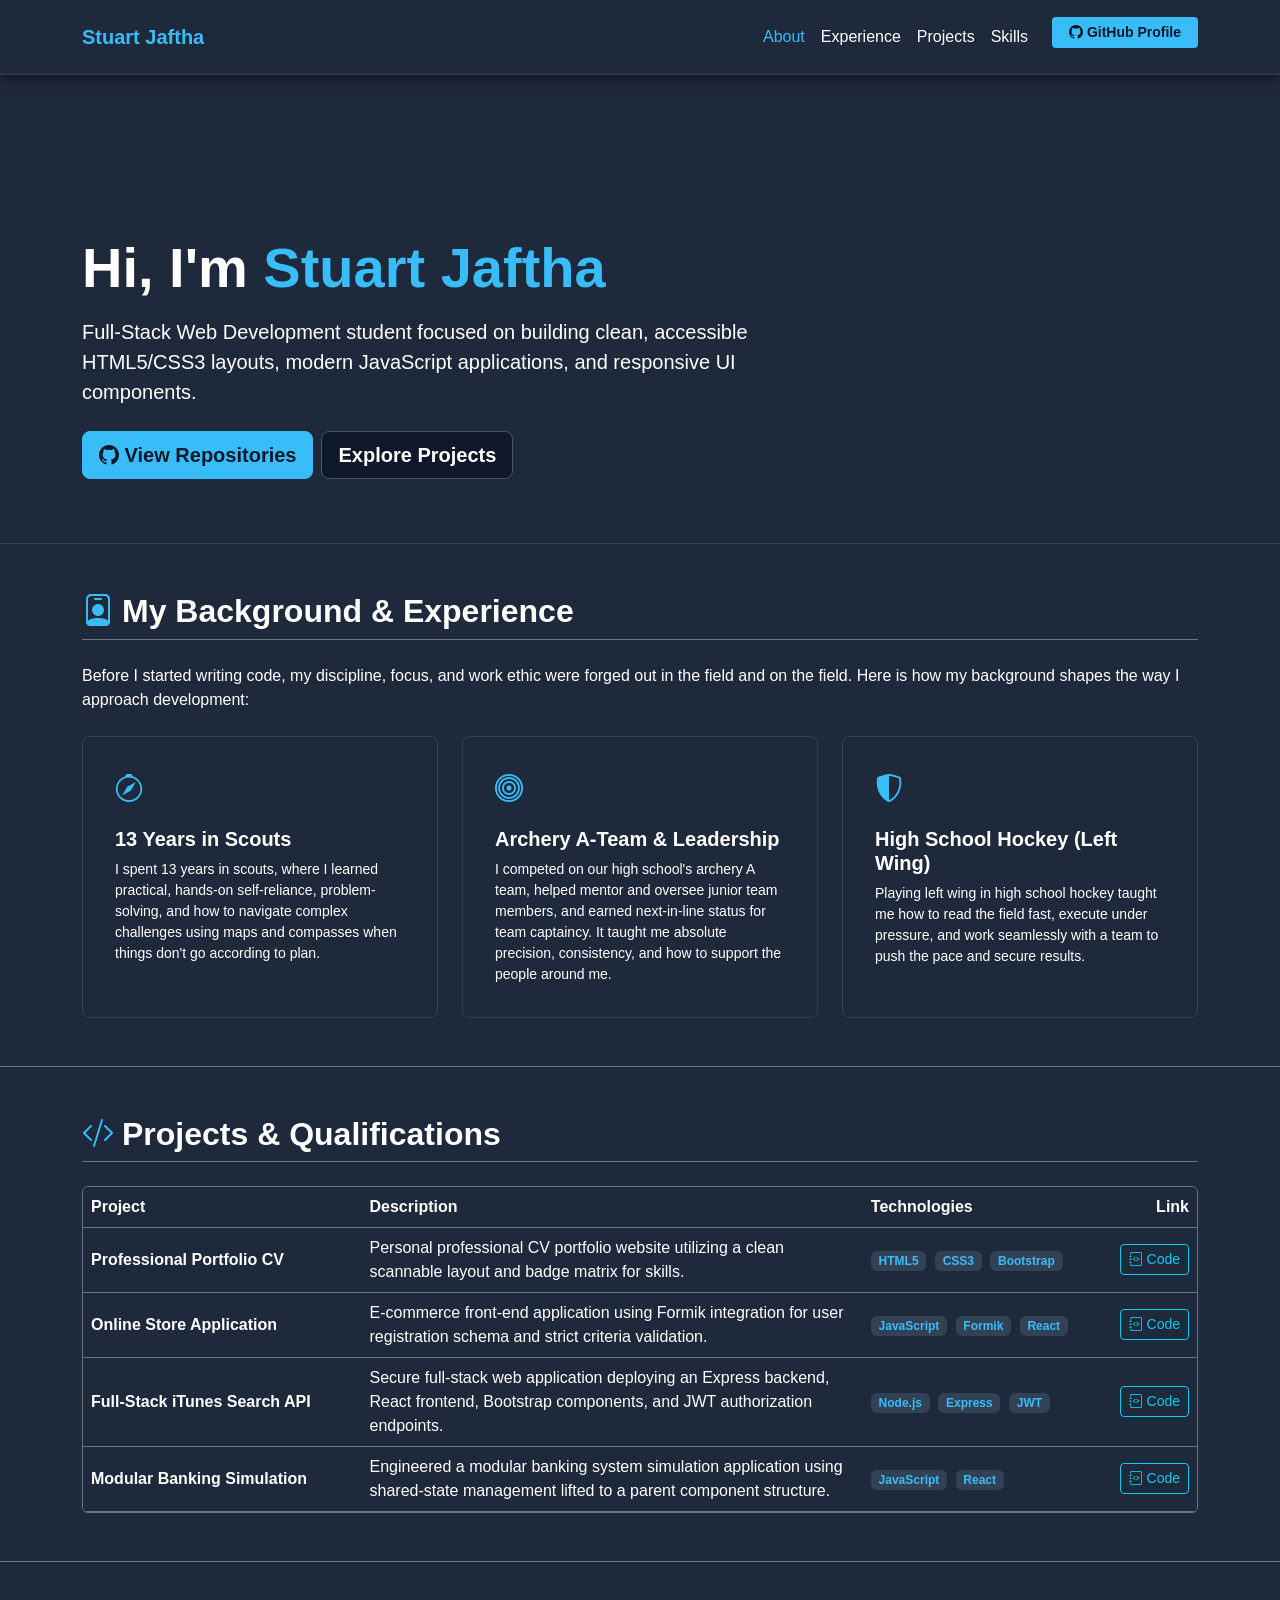
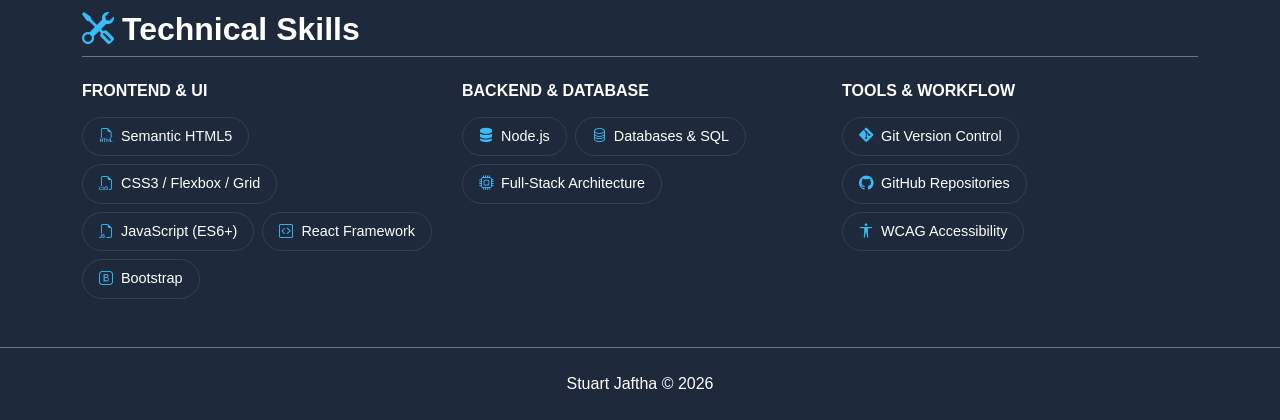
<file: index.html>
<!DOCTYPE html>
<html lang="en">
<head>
  <meta charset="UTF-8">
  <meta name="viewport" content="width=device-width, initial-scale=1.0">
  <title>Stuart Jaftha | Web Developer</title>

  <!-- Bootstrap 5 CSS CDN -->
  <link href="https://cdn.jsdelivr.net/npm/bootstrap@5.3.0/dist/css/bootstrap.min.css" rel="stylesheet">
  <!-- Bootstrap Icons CDN -->
  <link rel="stylesheet" href="https://cdn.jsdelivr.net/npm/bootstrap-icons@1.11.0/font/bootstrap-icons.css">
  
  <!-- Custom External Stylesheet -->
  <link rel="stylesheet" href="style.css">
</head>
<body>

  <!-- ==========================================
       FIXED NAVIGATION BAR
       ========================================== -->
  <nav class="navbar navbar-expand-lg navbar-dark" aria-label="Main Navigation">
    <div class="container">
      <a class="navbar-brand fw-bold text-accent" href="#">Stuart Jaftha</a>
      
      <button class="navbar-toggler" type="button" data-bs-toggle="collapse" data-bs-target="#navbarNav" aria-controls="navbarNav" aria-expanded="false" aria-label="Toggle navigation">
        <span class="navbar-toggler-icon"></span>
      </button>

      <div class="collapse navbar-collapse" id="navbarNav">
        <ul class="navbar-nav ms-auto">
          <li class="nav-item"><a class="nav-link active" href="#about">About</a></li>
          <li class="nav-item"><a class="nav-link" href="#experience">Experience</a></li>
          <li class="nav-item"><a class="nav-link" href="#projects">Projects</a></li>
          <li class="nav-item"><a class="nav-link" href="#skills">Skills</a></li>
          <li class="nav-item">
            <a class="btn btn-accent btn-sm ms-lg-3 px-3 py-1 mt-2 mt-lg-0" href="https://github.com/stewie-g-cmd" target="_blank" rel="noopener">
              <i class="bi bi-github"></i> GitHub Profile
            </a>
          </li>
        </ul>
      </div>
    </div>
  </nav>

  <!-- ==========================================
       PAGE HEADER / HERO LANDMARK
       ========================================== -->
  <header class="hero-section" id="about">
    <div class="container">
      <div class="row align-items-center">
        <div class="col-lg-8">
          <h1 class="display-4 fw-bold text-white">Hi, I'm <span class="text-accent">Stuart Jaftha</span></h1>
          <p class="lead mt-3 text-white">
            Full-Stack Web Development student focused on building clean, accessible HTML5/CSS3 layouts, modern JavaScript applications, and responsive UI components.
          </p>
          <div class="mt-4 d-flex flex-wrap gap-2">
            <a href="https://github.com/stewie-g-cmd" target="_blank" rel="noopener" class="btn btn-lg hero-btn active">
              <i class="bi bi-github"></i> View Repositories
            </a>
            <a href="#projects" class="btn btn-lg hero-btn">Explore Projects</a>
          </div>
        </div>
      </div>
    </div>
  </header>

  <!-- ==========================================
       MAIN CONTENT CONTAINER
       ========================================== -->
  <main>

    <!-- EXPERIENCE SECTION -->
    <section class="py-5" id="experience">
      <div class="container">
        <header class="mb-4 border-bottom border-secondary pb-2">
          <h2 class="fw-bold text-white m-0">
            <i class="bi bi-person-badge text-accent me-2"></i>My Background & Experience
          </h2>
        </header>
        <p class="text-white mb-4">
          Before I started writing code, my discipline, focus, and work ethic were forged out in the field and on the field. Here is how my background shapes the way I approach development:
        </p>

        <div class="row g-4">
          <!-- Scouts Article -->
          <div class="col-md-6 col-lg-4 d-flex">
            <article class="card-article w-100">
              <i class="bi bi-compass text-accent fs-3 mb-3 d-block"></i>
              <h3 class="fw-bold fs-5 mb-2 text-white">13 Years in Scouts</h3>
              <p class="small mb-0 text-white">
                I spent 13 years in scouts, where I learned practical, hands-on self-reliance, problem-solving, and how to navigate complex challenges using maps and compasses when things don't go according to plan.
              </p>
            </article>
          </div>

          <!-- Archery Article -->
          <div class="col-md-6 col-lg-4 d-flex">
            <article class="card-article w-100">
              <i class="bi bi-bullseye text-accent fs-3 mb-3 d-block"></i>
              <h3 class="fw-bold fs-5 mb-2 text-white">Archery A-Team & Leadership</h3>
              <p class="small mb-0 text-white">
                I competed on our high school's archery A team, helped mentor and oversee junior team members, and earned next-in-line status for team captaincy. It taught me absolute precision, consistency, and how to support the people around me.
              </p>
            </article>
          </div>

          <!-- Hockey Article -->
          <div class="col-md-6 col-lg-4 d-flex">
            <article class="card-article w-100">
              <i class="bi bi-shield-shaded text-accent fs-3 mb-3 d-block"></i>
              <h3 class="fw-bold fs-5 mb-2 text-white">High School Hockey (Left Wing)</h3>
              <p class="small mb-0 text-white">
                Playing left wing in high school hockey taught me how to read the field fast, execute under pressure, and work seamlessly with a team to push the pace and secure results.
              </p>
            </article>
          </div>
        </div>
      </div>
    </section>

    <!-- PROJECTS SECTION -->
    <section id="projects" class="py-5 border-top border-secondary">
      <div class="container">
        <header class="mb-4 border-bottom border-secondary pb-2">
          <h2 class="fw-bold text-white m-0">
            <i class="bi bi-code-slash text-accent me-2"></i>Projects & Qualifications
          </h2>
        </header>

        <div class="table-responsive border border-secondary rounded">
          <table class="table table-dark table-hover mb-0 align-middle">
            <thead>
              <tr class="text-accent border-secondary">
                <th scope="col" style="width: 25%;">Project</th>
                <th scope="col" style="width: 45%;">Description</th>
                <th scope="col" style="width: 20%;">Technologies</th>
                <th scope="col" style="width: 10%;" class="text-end">Link</th>
              </tr>
            </thead>
            <tbody>
              <tr>
                <th scope="row" class="fw-bold text-white border-secondary">Professional Portfolio CV</th>
                <td class="text-white border-secondary">Personal professional CV portfolio website utilizing a clean scannable layout and badge matrix for skills.</td>
                <td class="border-secondary">
                  <span class="badge badge-tech me-1">HTML5</span>
                  <span class="badge badge-tech me-1">CSS3</span>
                  <span class="badge badge-tech">Bootstrap</span>
                </td>
                <td class="text-end border-secondary">
                  <a href="https://github.com/stewie-g-cmd/Portfolio" target="_blank" rel="noopener" class="btn btn-outline-info btn-sm">
                    <i class="bi bi-journal-code"></i> Code
                  </a>
                </td>
              </tr>
              <tr>
                <th scope="row" class="fw-bold text-white border-secondary">Online Store Application</th>
                <td class="text-white border-secondary">E-commerce front-end application using Formik integration for user registration schema and strict criteria validation.</td>
                <td class="border-secondary">
                  <span class="badge badge-tech me-1">JavaScript</span>
                  <span class="badge badge-tech me-1">Formik</span>
                  <span class="badge badge-tech">React</span>
                </td>
                <td class="text-end border-secondary">
                  <a href="https://github.com/stewie-g-cmd" target="_blank" rel="noopener" class="btn btn-outline-info btn-sm">
                    <i class="bi bi-journal-code"></i> Code
                  </a>
                </td>
              </tr>
              <tr>
                <th scope="row" class="fw-bold text-white border-secondary">Full-Stack iTunes Search API</th>
                <td class="text-white border-secondary">Secure full-stack web application deploying an Express backend, React frontend, Bootstrap components, and JWT authorization endpoints.</td>
                <td class="border-secondary">
                  <span class="badge badge-tech me-1">Node.js</span>
                  <span class="badge badge-tech me-1">Express</span>
                  <span class="badge badge-tech">JWT</span>
                </td>
                <td class="text-end border-secondary">
                  <a href="https://github.com/stewie-g-cmd" target="_blank" rel="noopener" class="btn btn-outline-info btn-sm">
                    <i class="bi bi-journal-code"></i> Code
                  </a>
                </td>
              </tr>
              <tr>
                <th scope="row" class="fw-bold text-white border-secondary">Modular Banking Simulation</th>
                <td class="text-white border-secondary">Engineered a modular banking system simulation application using shared-state management lifted to a parent component structure.</td>
                <td class="border-secondary">
                  <span class="badge badge-tech me-1">JavaScript</span>
                  <span class="badge badge-tech">React</span>
                </td>
                <td class="text-end border-secondary">
                  <a href="https://github.com/stewie-g-cmd" target="_blank" rel="noopener" class="btn btn-outline-info btn-sm">
                    <i class="bi bi-journal-code"></i> Code
                  </a>
                </td>
              </tr>
            </tbody>
          </table>
        </div>
      </div>
    </section>

    <!-- SKILLS SECTION -->
    <section id="skills" class="py-5 border-top border-secondary">
      <div class="container">
        <header class="mb-4 border-bottom border-secondary pb-2">
          <h2 class="fw-bold text-white m-0">
            <i class="bi bi-tools text-accent me-2"></i>Technical Skills
          </h2>
        </header>

        <div class="row g-4">
          <section class="col-md-4">
            <h3 class="text-white text-uppercase small fw-bold mb-3 fs-6">Frontend & UI</h3>
            <ul class="list-unstyled d-flex flex-wrap gap-2 m-0">
              <li><span class="pill-badge"><i class="bi bi-filetype-html text-accent me-2"></i>Semantic HTML5</span></li>
              <li><span class="pill-badge"><i class="bi bi-filetype-css text-accent me-2"></i>CSS3 / Flexbox / Grid</span></li>
              <li><span class="pill-badge"><i class="bi bi-filetype-js text-accent me-2"></i>JavaScript (ES6+)</span></li>
              <li><span class="pill-badge"><i class="bi bi-code-square text-accent me-2"></i>React Framework</span></li>
              <li><span class="pill-badge"><i class="bi bi-bootstrap text-accent me-2"></i>Bootstrap</span></li>
            </ul>
          </section>

          <section class="col-md-4">
            <h3 class="text-white text-uppercase small fw-bold mb-3 fs-6">Backend & Database</h3>
            <ul class="list-unstyled d-flex flex-wrap gap-2 m-0">
              <li><span class="pill-badge"><i class="bi bi-server text-accent me-2"></i>Node.js</span></li>
              <li><span class="pill-badge"><i class="bi bi-database text-accent me-2"></i>Databases & SQL</span></li>
              <li><span class="pill-badge"><i class="bi bi-cpu text-accent me-2"></i>Full-Stack Architecture</span></li>
            </ul>
          </section>

          <section class="col-md-4">
            <h3 class="text-white text-uppercase small fw-bold mb-3 fs-6">Tools & Workflow</h3>
            <ul class="list-unstyled d-flex flex-wrap gap-2 m-0">
              <li><span class="pill-badge"><i class="bi bi-git text-accent me-2"></i>Git Version Control</span></li>
              <li><span class="pill-badge"><i class="bi bi-github text-accent me-2"></i>GitHub Repositories</span></li>
              <li><span class="pill-badge"><i class="bi bi-universal-access text-accent me-2"></i>WCAG Accessibility</span></li>
            </ul>
          </section>
        </div>
      </div>
    </section>

  </main>

  <!-- ==========================================
       FOOTER LANDMARK
       ========================================== -->
  <footer class="py-4 text-center border-top border-secondary">
    <div class="container">
      <p class="mb-0 text-white">Stuart Jaftha &copy; 2026</p>
    </div>
  </footer>

  <!-- Bootstrap 5 JS Bundle -->
  <script src="https://cdn.jsdelivr.net/npm/bootstrap@5.3.0/dist/js/bootstrap.bundle.min.js"></script>

  <!-- Toggle highlight between Hero buttons when clicked -->
  <script>
    const heroButtons = document.querySelectorAll('.hero-btn');
    heroButtons.forEach(btn => {
      btn.addEventListener('click', () => {
        heroButtons.forEach(b => b.classList.remove('active'));
        btn.classList.add('active');
      });
    });
  </script>
</body>
</html>
</file>
<file: style.css>
/* ==========================================
   UNIFORM DARK THEME & LAYOUT FIXES
   ========================================== */
html, body {
  background-color: #1e293b !important;
  color: #ffffff !important;
  font-family: 'Segoe UI', Tahoma, Geneva, Verdana, sans-serif;
  margin: 0;
  padding: 0;
  padding-top: 85px; /* Pushes page content down so fixed header never overlaps */
}

/* Fixed Solid Header (Stays at the top on scroll) */
.navbar {
  background-color: #1e293b !important;
  position: fixed !important;
  top: 0;
  left: 0;
  width: 100%;
  height: 75px;
  z-index: 9999 !important;
  border-bottom: 1px solid #334155;
  box-shadow: 0 4px 10px rgba(0, 0, 0, 0.5);
}

.navbar-brand, .nav-link {
  color: #ffffff !important;
}

.nav-link:hover, .nav-link.active {
  color: #38bdf8 !important;
}

/* Hero Section */
.hero-section {
  background-color: #1e293b !important;
  padding: 4rem 0;
  border-bottom: 1px solid #334155;
}

/* Hero Tab Buttons */
.hero-btn {
  font-weight: 600;
  transition: all 0.2s ease;
}

.hero-btn.active {
  background-color: #38bdf8 !important;
  color: #0f172a !important;
  border-color: #38bdf8 !important;
}

.hero-btn:not(.active) {
  background-color: #0f172a !important;
  color: #ffffff !important;
  border: 1px solid #475569 !important;
}

.hero-btn:not(.active):hover {
  border-color: #38bdf8 !important;
  color: #38bdf8 !important;
}

/* Sections & Uniform Cards */
section {
  background-color: #1e293b !important;
}

article.card-article {
  background-color: #1e293b !important;
  border: 1px solid #334155 !important;
  color: #ffffff !important;
  display: flex;
  flex-direction: column;
  height: 100% !important;
  padding: 2rem;
  border-radius: 0.5rem;
}

article.card-article h3,
article.card-article p {
  color: #ffffff !important;
}

/* Projects Table & Skills Badges */
.table-dark {
  --bs-table-bg: #1e293b !important;
  --bs-table-border-color: #334155 !important;
  color: #ffffff !important;
}

.table-hover tbody tr:hover {
  background-color: rgba(56, 189, 248, 0.08) !important;
}

.badge-tech {
  background-color: #334155 !important;
  color: #38bdf8 !important;
}

.pill-badge {
  display: inline-flex;
  align-items: center;
  background-color: #1e293b !important;
  border: 1px solid #334155 !important;
  color: #ffffff !important;
  padding: 0.5rem 1rem;
  border-radius: 50rem;
  font-size: 0.9rem;
}

.text-accent {
  color: #38bdf8 !important;
}

.btn-accent {
  background-color: #38bdf8 !important;
  color: #0f172a !important;
  font-weight: 600;
}

footer {
  background-color: #1e293b !important;
  border-top: 1px solid #334155;
}
</file>
